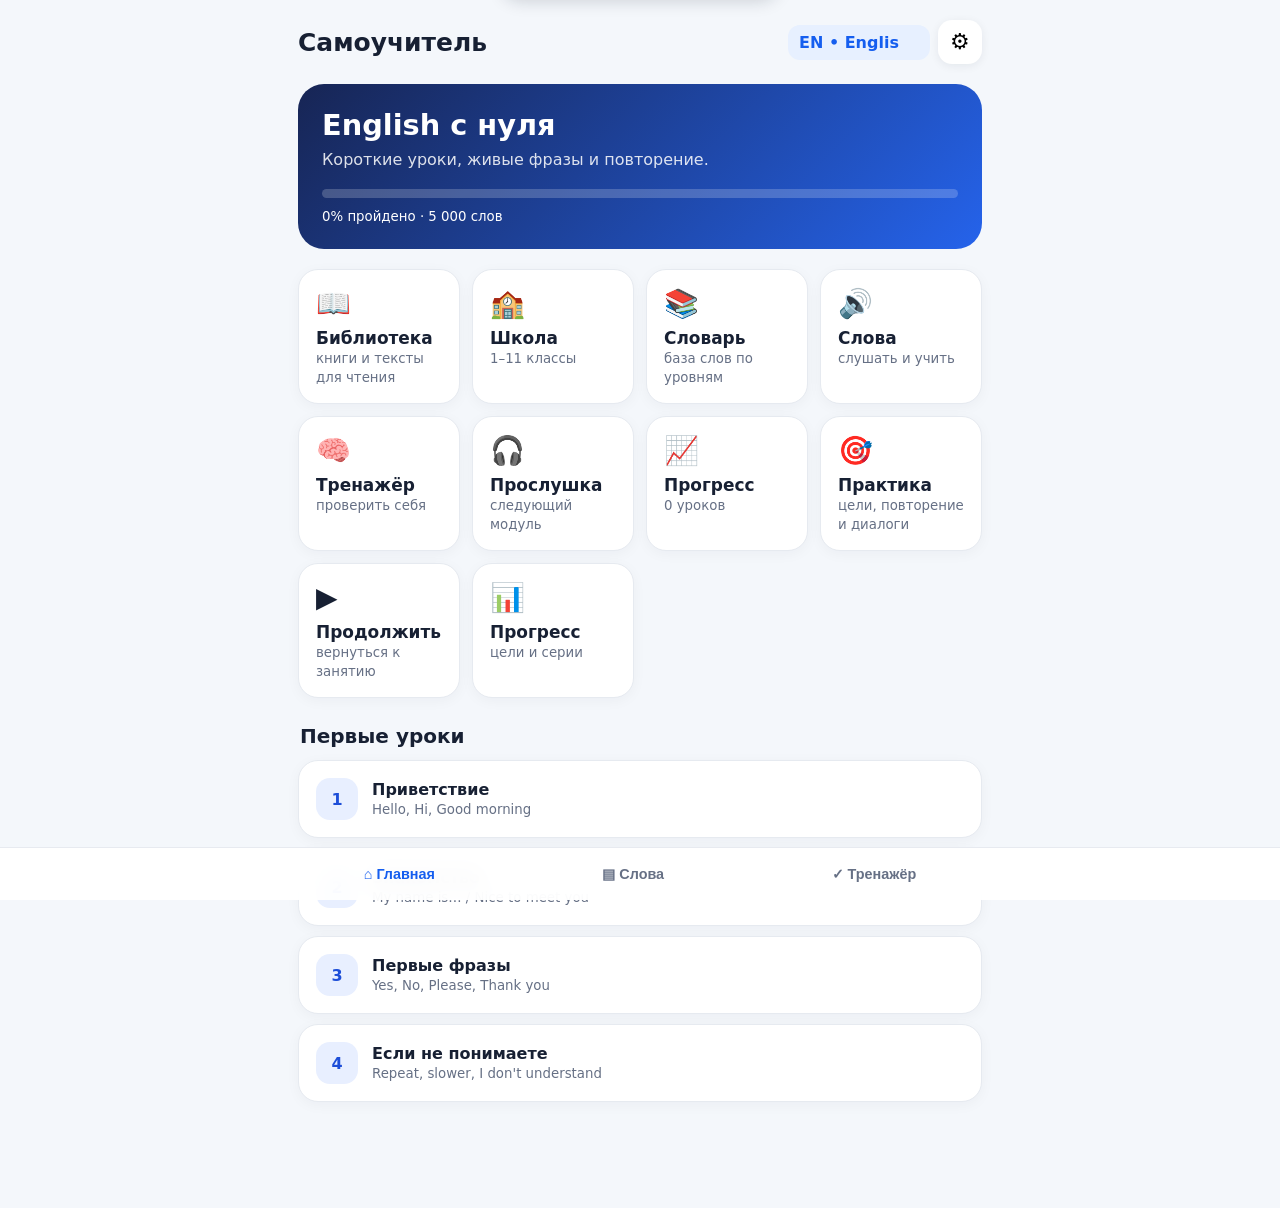
<file: index.html>
<!doctype html>
<html lang="ru"><head><meta charset="UTF-8"><meta name="viewport" content="width=device-width,initial-scale=1,viewport-fit=cover"><meta name="theme-color" content="#0b1220"><meta name="description" content="Самоучитель иностранных языков"><link rel="icon" type="image/png" href="./icon.png"><link rel="apple-touch-icon" href="./icon.png"><link rel="manifest" href="./manifest.webmanifest"><link rel="stylesheet" href="./styles.css?v=web-v28"><title>Самоучитель</title></head>
<body><div id="app"></div><script type="module" src="./app.js?v=web-v45"></script></body></html>
</file>
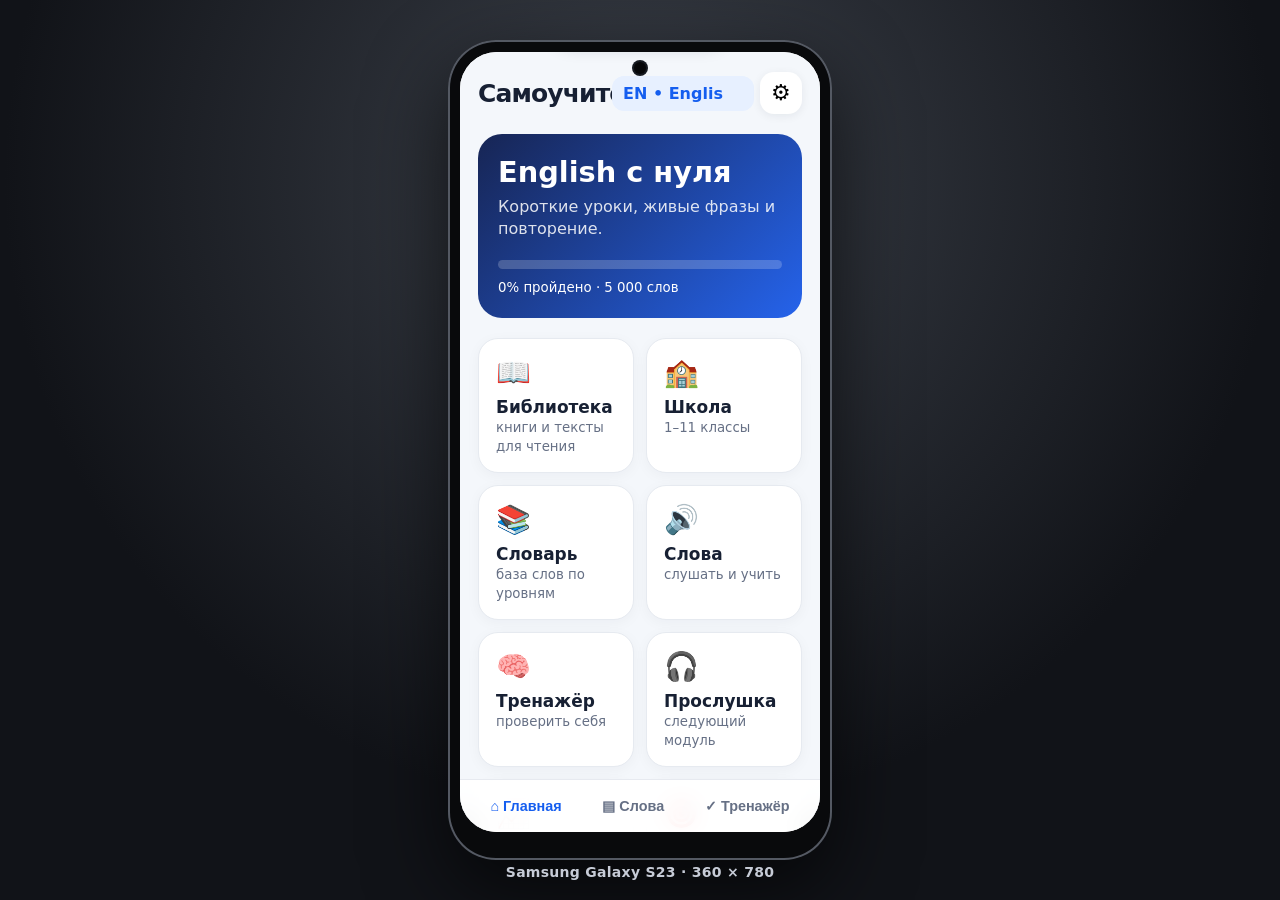
<file: phone-preview.html>
<!doctype html>
<html lang="ru">
<head>
  <meta charset="utf-8">
  <meta name="viewport" content="width=device-width,initial-scale=1">
  <title>Тест Samsung Galaxy S23 — Самоучитель</title>
  <style>
    * { box-sizing: border-box; }
    body {
      min-height: 100vh; margin: 0; display: grid; place-items: center;
      background: radial-gradient(circle at 50% 20%, #3b4049, #111318 66%);
      font-family: system-ui, sans-serif;
    }
    .phone {
      width: 384px; height: 820px; padding: 12px; position: relative;
      border-radius: 48px; background: #090a0c;
      box-shadow: 0 30px 80px #000a, inset 0 0 0 2px #545963;
    }
    .camera {
      position: absolute; z-index: 2; top: 22px; left: 50%; width: 12px; height: 12px;
      transform: translateX(-50%); border-radius: 50%; background: #060709;
      box-shadow: 0 0 0 2px #161a21;
    }
    iframe {
      width: 360px; height: 780px; border: 0; border-radius: 37px;
      background: #fff; overflow: hidden;
    }
    .label {
      position: fixed; bottom: 20px; color: #c7ccd7; font-weight: 700;
      font-size: 14px; letter-spacing: .02em;
    }
    @media (max-height: 860px), (max-width: 420px) {
      body { display: block; background: #090a0c; }
      .phone { transform-origin: top left; transform: scale(calc(min(100vw / 384, 100vh / 820))); }
      .label { display: none; }
    }
  </style>
</head>
<body>
  <main class="phone" aria-label="Samsung Galaxy S23">
    <i class="camera" aria-hidden="true"></i>
    <iframe src="/?preview=web-v13" title="Самоучитель — Samsung Galaxy S23"></iframe>
  </main>
  <div class="label">Samsung Galaxy S23 · 360 × 780</div>
</body>
</html>
</file>
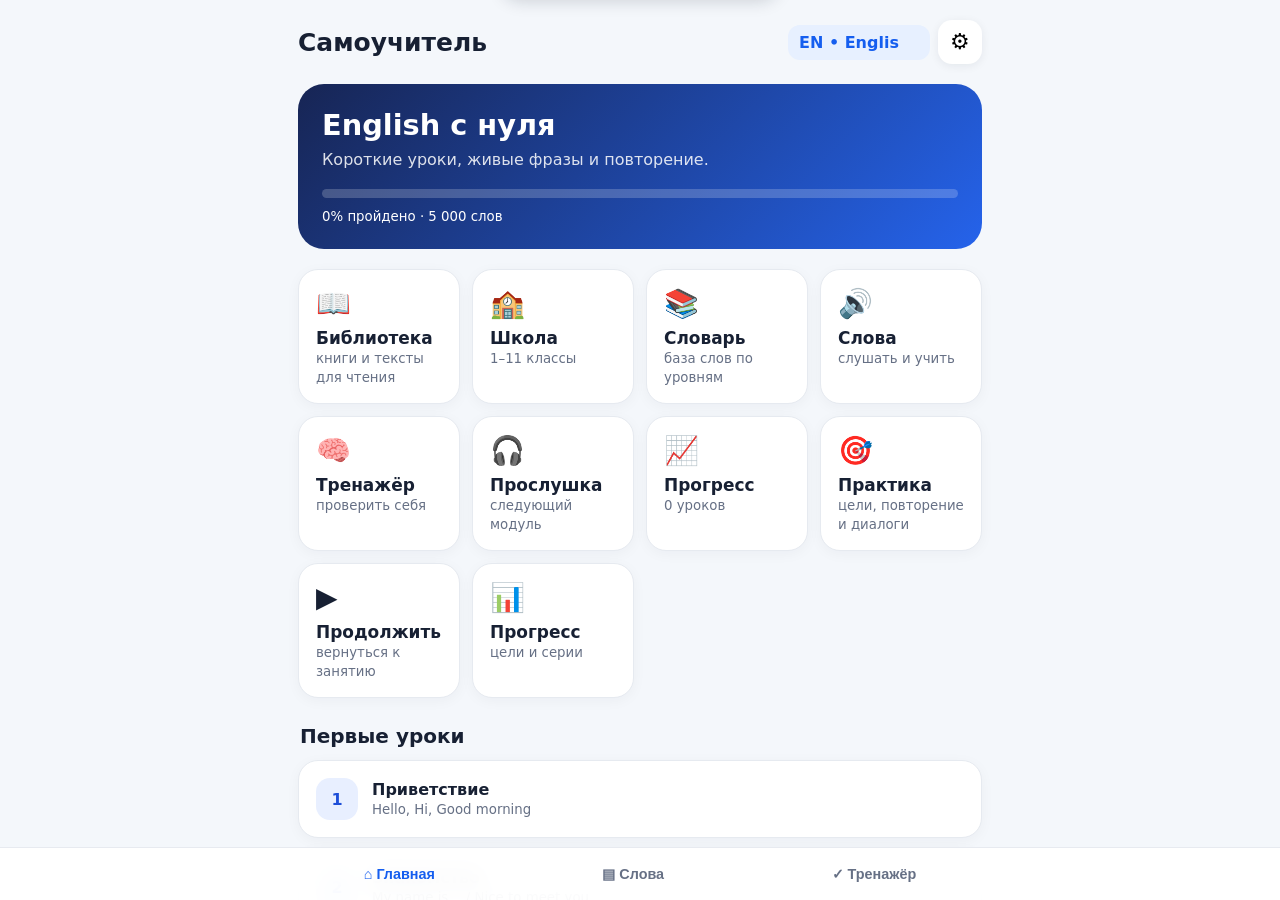
<file: repair.html>
<!doctype html>
<html lang="ru">
<meta charset="utf-8">
<meta name="viewport" content="width=device-width,initial-scale=1,viewport-fit=cover">
<meta name="theme-color" content="#0b1220">
<title>Обновление Самоучителя</title>
<style>body{margin:0;min-height:100vh;display:grid;place-items:center;background:#0b1220;color:#eef2ff;font:600 18px system-ui,sans-serif;text-align:center}.box{max-width:310px;padding:28px}.spin{width:36px;height:36px;margin:0 auto 18px;border:4px solid #31558d;border-top-color:#5b9cff;border-radius:50%;animation:r 1s linear infinite}@keyframes r{to{transform:rotate(360deg)}}small{display:block;color:#aeb9cc;margin-top:10px;font-weight:400}</style>
<main class="box"><div class="spin"></div><div>Обновляю Самоучитель…</div><small>Старая офлайн-копия будет заменена актуальной.</small></main>
<script>
(async()=>{try{const regs=await navigator.serviceWorker.getRegistrations();await Promise.all(regs.map(r=>r.unregister()));const keys=await caches.keys();await Promise.all(keys.map(k=>caches.delete(k)))}finally{location.replace('./?repaired='+Date.now())}})();
</script>
</html>
</file>
<file: styles.css>
:root {
  font-family:
    Inter,
    system-ui,
    -apple-system,
    sans-serif;
  color: #172033;
  background: #f4f7fb;
}
* {
  box-sizing: border-box;
}
body {
  margin: 0;
  background: #f4f7fb;
  color: #172033;
}
.app {
  max-width: 720px;
  margin: auto;
  min-height: 100vh;
  padding: 20px 18px 96px;
}
.top,
.topactions,
.pagehead {
  display: flex;
  justify-content: space-between;
  align-items: center;
}
.topactions {
  gap: 8px;
}
.brand {
  font-weight: 850;
  font-size: 1.56rem;
}
.badge {
  background: #e7f0ff;
  color: #155eef;
  padding: 7px 10px;
  border-radius: 12px;
  font-weight: 750;
}
.language-picker {
  appearance: none;
  border: 0;
  border-radius: 12px;
  background: #e7f0ff;
  color: #155eef;
  padding: 8px 30px 8px 11px;
  font: inherit;
  font-weight: 750;
  max-width: 142px;
}
.gear {
  border: 0;
  background: #fff;
  width: 44px;
  height: 44px;
  border-radius: 14px;
  font-size: 1.35rem;
  box-shadow: 0 2px 10px #0f172a12;
}
.hero {
  margin: 20px 0;
  background: linear-gradient(135deg, #172554, #2563eb);
  color: white;
  border-radius: 26px;
  padding: 24px;
}
.hero h1 {
  margin: 0 0 8px;
  font-size: 1.8rem;
}
.hero p {
  margin: 0;
  opacity: 0.85;
}
.progress {
  height: 9px;
  background: #ffffff33;
  border-radius: 20px;
  margin: 20px 0 8px;
  overflow: hidden;
}
.progress i {
  display: block;
  height: 100%;
  background: white;
}
.grid {
  display: grid;
  grid-template-columns: 1fr 1fr;
  gap: 12px;
}
.card,
.lesson,
.word,
.settings {
  background: white;
  border: 1px solid #e6eaf0;
  border-radius: 20px;
  padding: 17px;
  box-shadow: 0 3px 14px #0f172a0a;
}
.card b {
  display: block;
  font-size: 1.06rem;
  margin-top: 8px;
}
.icon {
  font-size: 1.75rem;
}
.section {
  display: flex;
  justify-content: space-between;
  margin: 26px 2px 12px;
}
.section h2 {
  font-size: 1.25rem;
  margin: 0;
}
.lesson {
  display: flex;
  align-items: center;
  gap: 14px;
  margin-bottom: 10px;
}
.num {
  min-width: 42px;
  height: 42px;
  border-radius: 14px;
  background: #e8efff;
  color: #1d4ed8;
  display: grid;
  place-items: center;
  font-weight: 800;
}
.muted,
.lesson small {
  color: #667085;
}
.btn {
  border: 0;
  background: #2563eb;
  color: white;
  border-radius: 14px;
  padding: 12px 16px;
  font-weight: 750;
}
.back {
  border: 0;
  background: white;
  color: inherit;
  border-radius: 12px;
  padding: 10px 13px;
  font-weight: 700;
}
.word {
  margin: 10px 0;
}
.wordline {
  display: flex;
  justify-content: space-between;
  gap: 10px;
  align-items: center;
}
.en {
  font-size: 1.31rem;
  font-weight: 800;
}
.pron {
  font-size: 0.92rem;
  color: #2563eb;
  margin: 2px 0 4px;
  font-family: Arial, sans-serif;
}
.ru {
  color: #475467;
}
.speaker {
  border: 0;
  background: #eef4ff;
  border-radius: 50%;
  min-width: 44px;
  width: 44px;
  height: 44px;
  font-size: 1.1rem;
}
.bottom {
  position: fixed;
  bottom: 0;
  left: 0;
  right: 0;
  background: #ffffffed;
  backdrop-filter: blur(12px);
  border-top: 1px solid #e7eaf0;
  padding: 10px;
}
.bottomin {
  max-width: 720px;
  margin: auto;
  display: flex;
  justify-content: space-around;
}
.nav {
  border: 0;
  background: transparent;
  font-weight: 700;
  color: #667085;
  padding: 8px;
  font-size: 0.9rem;
}
.nav.on {
  color: #155eef;
}
.answer {
  width: 100%;
  text-align: left;
}
.answer.ok {
  background: #dcfce7;
}
.answer.no {
  background: #fee2e2;
}
.settings {
  margin-top: 16px;
}
.settings h2 {
  font-size: 1.1rem;
}
.seg {
  display: grid;
  grid-template-columns: 1fr 1fr;
  gap: 8px;
}
.seg button,
.fontrow button {
  border: 1px solid #d7deea;
  background: #f8fafc;
  color: inherit;
  border-radius: 14px;
  padding: 13px;
  font-weight: 750;
}
.seg button.selected {
  background: #2563eb;
  color: #fff;
  border-color: #2563eb;
}
.fontrow {
  display: flex;
  justify-content: space-between;
  align-items: center;
}
.fontrow button {
  font-size: 1.1rem;
  min-width: 72px;
}
.settings input {
  width: 100%;
  margin: 20px 0;
}
html[data-theme="dark"] {
  color-scheme: dark;
}
html[data-theme="dark"] body {
  background: #0b1220;
  color: #eef2ff;
}
html[data-theme="dark"] .card,
html[data-theme="dark"] .lesson,
html[data-theme="dark"] .word,
html[data-theme="dark"] .settings,
html[data-theme="dark"] .gear,
html[data-theme="dark"] .back {
  background: #151e2f;
  border-color: #27334a;
}
html[data-theme="dark"] .ru,
html[data-theme="dark"] .muted,
html[data-theme="dark"] .lesson small {
  color: #aeb9cc;
}
html[data-theme="dark"] .bottom {
  background: #101827ed;
  border-color: #27334a;
}
html[data-theme="dark"] .speaker {
  background: #23304a;
  color: #fff;
}
html[data-theme="dark"] .seg button,
html[data-theme="dark"] .fontrow button {
  background: #1d293d;
  border-color: #34435c;
}
@media (min-width: 600px) {
  .grid {
    grid-template-columns: repeat(4, 1fr);
  }
}
.update-banner {
  position: fixed;
  z-index: 9999;
  left: 14px;
  right: 14px;
  top: max(14px, env(safe-area-inset-top));
  max-width: 692px;
  margin: auto;
  background: #172554;
  color: #fff;
  border-radius: 18px;
  padding: 14px 15px;
  display: flex;
  align-items: center;
  justify-content: space-between;
  gap: 12px;
  box-shadow: 0 12px 32px #0004;
}
.update-banner div {
  display: grid;
  gap: 2px;
}
.update-banner small {
  opacity: 0.8;
}
.update-banner button {
  border: 0;
  border-radius: 12px;
  background: #fff;
  color: #172554;
  padding: 10px 12px;
  font-weight: 800;
}
.dicttools {
  display: grid;
  grid-template-columns: 1fr 1.2fr;
  gap: 8px;
  margin: 12px 0;
}
.dicttools select,
.dicttools input {
  width: 100%;
  min-width: 0;
  border: 1px solid #d7deea;
  border-radius: 12px;
  padding: 11px;
  background: #fff;
  color: inherit;
}
.dictcount {
  font-size: 0.85rem;
  color: #667085;
  margin: 8px 2px;
}
.tablewrap {
  overflow: auto;
  border: 1px solid #e6eaf0;
  border-radius: 16px;
  background: #fff;
}
.dict {
  width: 100%;
  border-collapse: collapse;
  min-width: 560px;
  font-size: 0.9rem;
}
.dict th,
.dict td {
  padding: 11px 10px;
  border-bottom: 1px solid #edf0f4;
  text-align: left;
  vertical-align: middle;
}
.dict th {
  position: sticky;
  top: 0;
  background: #f8fafc;
  font-size: 0.78rem;
  color: #667085;
}
.mini-speaker {
  border: 0;
  border-radius: 10px;
  background: #eef4ff;
  width: 36px;
  height: 36px;
}
html[data-theme="dark"] .tablewrap,
html[data-theme="dark"] .dicttools select,
html[data-theme="dark"] .dicttools input {
  background: #151e2f;
  border-color: #27334a;
}
html[data-theme="dark"] .dict th {
  background: #101827;
  color: #aeb9cc;
}
html[data-theme="dark"] .dict td {
  border-color: #27334a;
}
@media (max-width: 430px) {
  .dicttools {
    grid-template-columns: 1fr;
  }
  .tablewrap {
    margin-left: -8px;
    margin-right: -8px;
  }
}
.flagcol {
  width: 58px;
  text-align: center !important;
}
.dictcheck {
  width: 22px;
  height: 22px;
  accent-color: #2563eb;
}
.wordplay {
  border: 0;
  background: transparent;
  color: inherit;
  font: inherit;
  font-weight: 800;
  padding: 8px 2px;
  text-align: left;
  cursor: pointer;
}
.wordplay:active {
  opacity: 0.55;
}
.dict tr.learned td {
  background: #effbf1;
}
html[data-theme="dark"] .dict tr.learned td {
  background: #173124;
}
.dict td {
  padding-top: 8px;
  padding-bottom: 8px;
}
.dict th {
  padding-top: 8px;
  padding-bottom: 8px;
}
.dictcheck {
  width: 20px;
  height: 20px;
}
.wordplay {
  padding: 3px 2px;
}
.mini-speaker {
  height: 30px;
}
.schoolgrid {
  display: grid;
  grid-template-columns: 1fr 1fr;
  gap: 10px;
}
.gradecard {
  display: grid;
  gap: 4px;
  border: 1px solid #e6eaf0;
  background: #fff;
  color: inherit;
  border-radius: 18px;
  padding: 16px;
  text-align: left;
}
.gradecard b {
  font-size: 1.1rem;
}
.gradecard small,
.schoollesson small {
  color: #667085;
}
.schoolunit,
.schoolbox {
  background: #fff;
  border: 1px solid #e6eaf0;
  border-radius: 20px;
  padding: 14px;
  margin: 12px 0;
}
.schoolunit h2 {
  font-size: 1.05rem;
  margin: 2px 0 8px;
}
.schoollesson {
  display: grid;
  gap: 3px;
  width: 100%;
  border: 0;
  border-top: 1px solid #edf0f4;
  background: transparent;
  color: inherit;
  text-align: left;
  padding: 11px 3px;
}
.schoolbox h2 {
  font-size: 1.05rem;
  margin: 18px 0 4px;
}
.schoolbox h2:first-child {
  margin-top: 0;
}
.schoolbox p {
  margin: 0;
  line-height: 1.5;
}
html[data-theme="dark"] .gradecard,
html[data-theme="dark"] .schoolunit,
html[data-theme="dark"] .schoolbox {
  background: #151e2f;
  border-color: #27334a;
}
html[data-theme="dark"] .schoollesson {
  border-color: #27334a;
}
html[data-theme="dark"] .gradecard small,
html[data-theme="dark"] .schoollesson small {
  color: #aeb9cc;
}
.schoollesson.real {
  display: flex;
  align-items: center;
  gap: 12px;
}
.schoollesson.real > span {
  display: grid;
  place-items: center;
  min-width: 36px;
  height: 36px;
  border-radius: 11px;
  background: #e8efff;
  color: #1d4ed8;
  font-weight: 800;
}
.schoollesson.real > div {
  display: grid;
  gap: 2px;
}
.schoolintro {
  font-size: 1.05rem;
  line-height: 1.5;
}
.schoolword,
.dialogue button {
  width: 100%;
  display: grid;
  grid-template-columns: 1fr 1fr 1.4fr;
  gap: 8px;
  align-items: center;
  border: 0;
  border-bottom: 1px solid #edf0f4;
  background: #fff;
  color: inherit;
  padding: 12px 8px;
  text-align: left;
}
.schoolword span,
.dialogue span {
  color: #2563eb;
}
.schoolword em,
.dialogue em {
  font-style: normal;
  color: #667085;
}
.dialogue {
  border: 1px solid #e6eaf0;
  border-radius: 16px;
  overflow: hidden;
}
.exercise {
  background: #fff;
  border: 1px solid #e6eaf0;
  border-radius: 16px;
  padding: 14px;
  margin: 9px 0;
}
.exercise p {
  margin: 6px 0 0;
  color: #667085;
  line-height: 1.45;
}
html[data-theme="dark"] .schoolword,
html[data-theme="dark"] .dialogue button,
html[data-theme="dark"] .exercise {
  background: #151e2f;
  border-color: #27334a;
}
html[data-theme="dark"] .schoolword em,
html[data-theme="dark"] .dialogue em,
html[data-theme="dark"] .exercise p {
  color: #aeb9cc;
}
.listen-selected {
  width: 100%;
  margin: 4px 0 12px;
}
.listen-selected:disabled {
  opacity: 0.45;
}
.drilltop {
  display: flex;
  justify-content: space-between;
  align-items: center;
}
.flashcard {
  min-height: 54vh;
  margin: 18px 0;
  display: flex;
  flex-direction: column;
  align-items: center;
  justify-content: center;
  text-align: center;
  background: #fff;
  border: 1px solid #e6eaf0;
  border-radius: 28px;
  padding: 28px;
  box-shadow: 0 10px 32px #0f172a12;
}
.flashen {
  font-size: 2.5rem;
  font-weight: 900;
}
.flashpron {
  display: block !important;
  visibility: visible !important;
  min-height: 1.35em;
  font-size: 1.35rem;
  color: #2563eb;
  margin: 10px 0;
}
.flashru {
  font-size: 1.5rem;
  margin: 8px 0 24px;
}
.flashcard small {
  color: #667085;
}
.drillcontrols {
  display: grid;
  grid-template-columns: 72px 1fr 72px;
  gap: 10px;
}
.drillcontrols .btn {
  font-size: 1.05rem;
}
.drillhint {
  text-align: center;
}
html[data-theme="dark"] .flashcard {
  background: #151e2f;
  border-color: #27334a;
}
.examples {
  width: 100%;
  margin-top: 22px;
  padding-top: 16px;
  border-top: 1px solid #e6eaf0;
  text-align: left;
}
.examples-title {
  font-weight: 800;
  margin-bottom: 7px;
}
.exampleline {
  display: block;
  width: 100%;
  border: 0;
  background: transparent;
  color: inherit;
  text-align: left;
  padding: 8px 4px;
  font-size: 0.98rem;
  line-height: 1.35;
}
.targetword {
  color: #dc2626;
  font-weight: 850;
}
html[data-theme="dark"] .examples {
  border-color: #27334a;
}
.exampleline {
  display: grid;
  gap: 3px;
  border-bottom: 1px solid #edf0f4 !important;
}
.exampleline:last-child {
  border-bottom: 0 !important;
}
.example-en {
  font-weight: 700;
}
.example-pron {
  color: #2563eb;
  font-size: 0.9em;
}
.example-ru {
  color: #667085;
  font-size: 0.92em;
}
html[data-theme="dark"] .exampleline {
  border-color: #27334a !important;
}
html[data-theme="dark"] .example-ru {
  color: #aeb9cc;
}
.drillcontrols.four {
  grid-template-columns: 64px 1fr 1fr 64px;
}
.reversebtn.active {
  background: #dc2626;
}
.flashcard.reverse .reverse-first {
  font-size: 2rem;
  font-weight: 800;
  margin-bottom: 24px;
}
.flashcard.reverse .flashen {
  font-size: 2rem;
}
@media (max-width: 430px) {
  .drillcontrols.four {
    grid-template-columns: 54px 1fr 1fr 54px;
    gap: 7px;
  }
  .drillcontrols.four .btn {
    padding: 11px 7px;
    font-size: 0.9rem;
  }
}
.dicttools {
  grid-template-columns: 1fr 1fr 1.2fr;
}
.mirror {
  margin-top: 3px;
  color: #2563eb;
  font-size: 0.8rem;
  font-weight: 700;
}
@media (max-width: 520px) {
  .dicttools {
    grid-template-columns: 1fr 1fr;
  }
  .dicttools #search {
    grid-column: 1/-1;
  }
}
.showlearned {
  display: flex;
  align-items: center;
  gap: 7px;
  font-size: 0.86rem;
  font-weight: 650;
  white-space: nowrap;
}
.showlearned input {
  width: 20px;
  height: 20px;
  accent-color: #2563eb;
}
@media (max-width: 520px) {
  .showlearned {
    grid-column: 1/-1;
  }
}
.drillcontrols.four {
  grid-template-columns: repeat(4, minmax(0, 1fr));
  gap: 8px;
}
.drillcontrols.four .playerbtn {
  min-width: 0;
  width: 100%;
  height: 56px;
  padding: 0;
  display: grid;
  place-items: center;
  font-size: 1.5rem;
  line-height: 1;
  border-radius: 16px;
}
@media (max-width: 430px) {
  .drillcontrols.four {
    grid-template-columns: repeat(4, minmax(0, 1fr));
    gap: 6px;
  }
  .drillcontrols.four .playerbtn {
    height: 52px;
    padding: 0;
    font-size: 1.35rem;
  }
}
.librarygrid {
  display: grid;
  grid-template-columns: 1fr 1fr;
  gap: 12px;
  margin-top: 16px;
}
.librarycard {
  background: #fff;
  border: 1px solid #e6eaf0;
  border-radius: 20px;
  padding: 18px;
  display: flex;
  gap: 13px;
  align-items: flex-start;
  box-shadow: 0 3px 14px #0f172a0a;
}
.librarycard b {
  display: block;
  margin: 2px 0 5px;
}
.librarycard small {
  display: block;
  color: #667085;
  line-height: 1.35;
}
html[data-theme="dark"] .librarycard {
  background: #151e2f;
  border-color: #27334a;
}
html[data-theme="dark"] .librarycard small {
  color: #aeb9cc;
}
@media (max-width: 430px) {
  .librarygrid {
    grid-template-columns: 1fr;
  }
}

.librarycard {
  width: 100%;
  color: inherit;
  text-align: left;
  font: inherit;
  cursor: pointer;
}
.librarylist {
  display: grid;
  gap: 10px;
}
.libraryitem {
  width: 100%;
  display: flex;
  align-items: center;
  gap: 13px;
  border: 1px solid #e6eaf0;
  background: #fff;
  color: inherit;
  border-radius: 18px;
  padding: 14px;
  text-align: left;
  font: inherit;
}
.libraryitem div {
  display: grid;
  gap: 3px;
}
.libraryitem small {
  color: #667085;
}
.reader {
  margin-top: 18px;
}
.readpara {
  position: relative;
  background: #fff;
  border: 1px solid #e6eaf0;
  border-radius: 18px;
  padding: 16px 62px 16px 17px;
  margin: 10px 0;
  line-height: 1.65;
}
.readpara p {
  margin: 0;
}
.readpara .speaker {
  position: absolute;
  right: 12px;
  top: 12px;
}
.dialogueline {
  width: 100%;
  display: grid;
  grid-template-columns: 110px 1fr 32px;
  gap: 10px;
  align-items: center;
  border: 0;
  border-bottom: 1px solid #edf0f4;
  background: #fff;
  color: inherit;
  padding: 14px 12px;
  text-align: left;
  font: inherit;
}
.dialogueline span {
  line-height: 1.45;
}
.dialogueline em {
  font-style: normal;
  color: #2563eb;
}
.reader .dialogueline:first-child {
  border-radius: 18px 18px 0 0;
}
.reader .dialogueline:last-child {
  border-radius: 0 0 18px 18px;
  border-bottom: 0;
}
html[data-theme="dark"] .libraryitem,
html[data-theme="dark"] .readpara,
html[data-theme="dark"] .dialogueline {
  background: #151e2f;
  border-color: #27334a;
}
html[data-theme="dark"] .libraryitem small {
  color: #aeb9cc;
}
@media (max-width: 430px) {
  .dialogueline {
    grid-template-columns: 82px 1fr 26px;
    padding: 12px 9px;
  }
  .readpara {
    padding-left: 14px;
  }
}

.spoken-word {
  border-radius: 0.22em;
  padding: 0 0.03em;
  transition: background-color 0.08s;
}
.spoken-word.active {
  background: transparent;
  color: var(--read-highlight-light);
}
html[data-theme="dark"] .spoken-word.active {
  background: transparent;
  color: var(--read-highlight-dark);
}
.colorrow {
  display: grid;
  grid-template-columns: 1fr 1fr;
  gap: 10px;
  margin: 8px 0 18px;
}
.colorrow label {
  display: flex;
  align-items: center;
  justify-content: space-between;
  gap: 10px;
  border: 1px solid #d7deea;
  border-radius: 14px;
  padding: 11px 12px;
  font-weight: 700;
}
.colorrow input[type="color"] {
  width: 46px;
  height: 34px;
  border: 0;
  padding: 0;
  background: transparent;
  cursor: pointer;
}
html[data-theme="dark"] .colorrow label {
  border-color: #34435c;
}
@media (max-width: 430px) {
  .colorrow {
    grid-template-columns: 1fr;
  }
}

/* Library: highlight only the word explicitly selected by the reader. */
.reader .spoken-word.active {
  background: transparent !important;
  color: inherit !important;
}
.reader .selectable-word {
  cursor: text;
  border-radius: 0.18em;
}
.reader .selectable-word.selected {
  background: var(--read-highlight-light);
}
html[data-theme="dark"] .reader .selectable-word.selected {
  background: var(--read-highlight-dark);
  color: #111;
}

.selectable-word {
  cursor: pointer;
  border-radius: 0.22em;
  padding: 0 0.02em;
  -webkit-tap-highlight-color: transparent;
}
.selectable-word.selected {
  background: var(--read-highlight-light);
}
html[data-theme="dark"] .selectable-word.selected {
  background: var(--read-highlight-dark);
  color: #111;
}
.wordtranslation {
  display: none;
  position: sticky;
  bottom: 78px;
  z-index: 20;
  margin-top: 18px;
  background: #fff;
  border: 1px solid #d7deea;
  border-radius: 18px;
  padding: 14px 16px;
  box-shadow: 0 10px 30px #0f172a24;
}
.wordtranslation.show {
  display: grid;
  grid-template-columns: auto 1fr;
  gap: 3px 14px;
  align-items: center;
}
.wordtranslation b {
  font-size: 1.18rem;
}
.wordtranslation .pron {
  grid-column: 1;
}
.wordtranslation strong {
  grid-column: 2;
  grid-row: 1/3;
  font-size: 1.05rem;
}
html[data-theme="dark"] .wordtranslation {
  background: #151e2f;
  border-color: #34435c;
}

.selected-letters {
  color: var(--read-highlight-light);
  font-weight: 800;
  background: transparent !important;
}
html[data-theme="dark"] .selected-letters {
  color: var(--read-highlight-dark);
  background: transparent !important;
}

.select-word {
  border-radius: 0.18em;
  padding: 0 0.02em;
}
.select-word.selected {
  background: var(--select-light);
}
html[data-theme="dark"] .select-word.selected {
  background: var(--select-dark);
  color: #fff;
}
.colorrow {
  display: grid;
  grid-template-columns: 1fr 1fr;
  gap: 10px;
  margin: 8px 0 18px;
}
.colorrow label {
  display: flex;
  align-items: center;
  justify-content: space-between;
  gap: 10px;
  border: 1px solid #d7deea;
  border-radius: 14px;
  padding: 11px 12px;
  font-weight: 700;
}
.colorrow input[type="color"] {
  width: 46px;
  height: 34px;
  border: 0;
  padding: 0;
  background: transparent;
}
html[data-theme="dark"] .colorrow label {
  border-color: #34435c;
}
@media (max-width: 430px) {
  .colorrow {
    grid-template-columns: 1fr;
  }
}

.word-translation {
  position: fixed;
  z-index: 9998;
  left: 0;
  right: 0;
  bottom: 0;
  display: none;
  align-items: center;
  justify-content: space-between;
  gap: 14px;
  padding: 18px 20px calc(18px + env(safe-area-inset-bottom));
  background: #fff;
  border-top: 1px solid #e6eaf0;
  box-shadow: 0 -8px 28px #0002;
}
.word-translation.show {
  display: flex;
}
.translation-only {
  font-size: 1.35rem;
  font-weight: 850;
  color: var(--select-light);
  line-height: 1.3;
}
.translation-close {
  border: 0;
  background: #eef2f7;
  color: #475467;
  width: 42px;
  height: 42px;
  border-radius: 50%;
  font-size: 1.5rem;
  flex: 0 0 auto;
}
html[data-theme="dark"] .word-translation {
  background: #111827;
  border-color: #27334a;
}
html[data-theme="dark"] .translation-only {
  color: var(--select-dark);
}
html[data-theme="dark"] .translation-close {
  background: #243044;
  color: #eef2ff;
}

/* Library native word selection: keep letters in original text color, remove blue fill. */
.reader ::selection {
  background: transparent;
  color: inherit;
}
.reader ::-moz-selection {
  background: transparent;
  color: inherit;
}

.library-translation {
  display: none;
  position: sticky;
  bottom: 76px;
  z-index: 30;
  margin: 14px 0 0;
  padding: 14px 18px;
  border-radius: 16px;
  background: #fff;
  border: 1px solid #d7deea;
  box-shadow: 0 8px 24px #0f172a22;
  font-size: 1.35rem;
  font-weight: 700;
  text-align: center;
}
.library-translation.show {
  display: block;
}
html[data-theme="dark"] .library-translation {
  background: #151e2f;
  border-color: #34435c;
  color: #f5f7fb;
}
.reader p,
.dialogueline span {
  -webkit-user-select: none;
  user-select: none;
}

.picked-word {
  color: var(--word-light);
  font-weight: inherit;
  background: transparent;
}
html[data-theme="dark"] .picked-word {
  color: var(--word-dark);
  background: transparent;
}

/* Translation uses the same chosen color as the selected source word. */
.library-translation {
  color: var(--word-light) !important;
}
html[data-theme="dark"] .library-translation {
  color: var(--word-dark) !important;
}

.sentence-reader {
  padding-right: 62px;
}
.sentence-pair {
  margin: 0 0 14px;
}
.sentence-pair > p {
  margin: 0 0 5px;
}
.sentence-translation {
  display: block;
  width: 100%;
  border: 0;
  background: transparent;
  text-align: left;
  padding: 2px 0;
  font: inherit;
  line-height: 1.45;
  cursor: pointer;
  transition:
    opacity 0.15s,
    color 0.15s;
}
.sentence-translation.dim {
  opacity: 0.34;
  color: inherit;
}
.sentence-translation.bright {
  opacity: 1;
  color: var(--word-light);
  font-weight: 600;
}
html[data-theme="dark"] .sentence-translation.bright {
  color: var(--word-dark);
}
.dialoguepair {
  margin-bottom: 10px;
}
.dialoguepair > .sentence-translation {
  padding: 6px 12px;
}

.reader-top {
  display: flex;
  align-items: center;
  justify-content: space-between;
  gap: 12px;
}
.bookmark-btn {
  border: 1px solid #d7deea;
  background: #fff;
  color: inherit;
  border-radius: 14px;
  padding: 10px 13px;
  font: inherit;
  font-weight: 700;
  cursor: pointer;
}
html[data-theme="dark"] .bookmark-btn {
  background: #151e2f;
  border-color: #34435c;
}

/* Keep Library reader navigation visible while scrolling. */
.reader-top {
  position: sticky;
  top: 0;
  z-index: 60;
  background: var(--bg, #f6f7fb);
  padding: 10px 0 8px;
  margin-top: -4px;
}
html[data-theme="dark"] .reader-top {
  background: #0b1220;
}

/* Library reader fixed header: stays attached to viewport, not document flow. */
.reader-top {
  position: fixed !important;
  top: 0 !important;
  left: 0 !important;
  right: 0 !important;
  z-index: 1000 !important;
  box-sizing: border-box;
  display: flex !important;
  align-items: center;
  justify-content: space-between;
  padding: 10px max(14px, calc((100vw - 760px) / 2 + 14px)) !important;
  margin: 0 !important;
  background: #f6f7fb !important;
  border-bottom: 1px solid #e5e9f0;
  box-shadow: 0 2px 10px #0f172a12;
}
html[data-theme="dark"] .reader-top {
  background: #0b1220 !important;
  border-bottom-color: #263248;
}
.reader-top + .lessonlabel {
  margin-top: 64px;
}

.reader-fixed-header {
  position: fixed;
  top: 0;
  left: 0;
  right: 0;
  z-index: 5000;
  box-sizing: border-box;
  display: flex;
  align-items: center;
  justify-content: space-between;
  padding: 10px max(14px, calc((100vw - 760px) / 2 + 14px));
  background: #f6f7fb;
  border-bottom: 1px solid #e5e9f0;
  box-shadow: 0 2px 10px #0f172a12;
}
.reader-fixed-header ~ #app .app {
  padding-top: 70px;
}
html[data-theme="dark"] .reader-fixed-header {
  background: #0b1220;
  border-bottom-color: #263248;
}

/* On Android WebView keep body stationary; scroll only the book content viewport. */
body.library-reading {
  overflow: hidden !important;
  height: 100vh !important;
}
.library-reading #app {
  position: fixed !important;
  top: 0 !important;
  left: 0 !important;
  right: 0 !important;
  bottom: 0 !important;
  overflow-y: auto !important;
  -webkit-overflow-scrolling: touch !important;
  padding-top: 58px !important;
}
.library-reading .reader-fixed-header {
  position: fixed !important;
  top: 0 !important;
  left: 0 !important;
  right: 0 !important;
  transform: none !important;
  z-index: 2147483647 !important;
}

/* Native Android/Chrome text selection is enabled for Library word translation. */
.reader p,
.dialogueline .dialogue-text {
  -webkit-user-select: text !important;
  user-select: text !important;
  -webkit-touch-callout: default !important;
}

/* Let Android/Chrome own selected-word translation UI. */
.google-native-field,
.library-translation.google-native-field {
  display: none !important;
}
.reader p,
.dialogueline .dialogue-text {
  -webkit-user-select: text !important;
  user-select: text !important;
  -webkit-touch-callout: default !important;
}

.reader p::selection,
.dialogueline .dialogue-text::selection {
  background: var(--native-selection, var(--word-light)) !important;
  color: inherit !important;
}
html[data-theme="dark"] .reader p::selection,
html[data-theme="dark"] .dialogueline .dialogue-text::selection {
  background: var(--native-selection, var(--word-dark)) !important;
  color: inherit !important;
}

/* Selected Library word: color letters only, never paint a selection block. */
.reader p::selection,
.dialogueline .dialogue-text::selection {
  background: transparent !important;
  color: var(--word-light) !important;
  text-shadow: none !important;
}
html[data-theme="dark"] .reader p::selection,
html[data-theme="dark"] .dialogueline .dialogue-text::selection {
  background: transparent !important;
  color: var(--word-dark) !important;
  text-shadow: none !important;
}

/* Native Google/Android translation selection: no custom word translation panel. */
.reader p,
.dialogueline .dialogue-text {
  -webkit-user-select: text !important;
  user-select: text !important;
  -webkit-touch-callout: default !important;
}

/* Bottom selected-word Google translation bar. */
#libraryWordTranslation.library-translation {
  display: none !important;
  position: fixed !important;
  left: 16px !important;
  right: 16px !important;
  bottom: 78px !important;
  z-index: 2147483646 !important;
  padding: 14px 18px !important;
  border-radius: 16px !important;
  background: #fff !important;
  border: 1px solid #d7deea !important;
  box-shadow: 0 8px 24px #0f172a33 !important;
  text-align: center !important;
  font-size: 1.35rem !important;
  font-weight: 700 !important;
  color: var(--word-light) !important;
}
#libraryWordTranslation.library-translation.show {
  display: block !important;
}
html[data-theme="dark"] #libraryWordTranslation.library-translation {
  background: #151e2f !important;
  border-color: #34435c !important;
  color: var(--word-dark) !important;
}

/* The tapped source word uses exactly the translation-bar colour. */
.reader .selectable-word.selected,
.selectable-word.selected {
  background: transparent !important;
  color: var(--word-light) !important;
  font-weight: 700;
}
html[data-theme="dark"] .reader .selectable-word.selected,
html[data-theme="dark"] .selectable-word.selected {
  background: transparent !important;
  color: var(--word-dark) !important;
}

/* Keep the home header and hero balanced on narrow phone screens. */
@media (max-width: 430px) {
  .top {
    gap: 8px;
    align-items: center;
  }
  .brand {
    min-width: 0;
    font-size: clamp(22px, 7vw, 25px);
    letter-spacing: -0.035em;
    white-space: nowrap;
  }
  .topactions {
    flex: 0 0 auto;
    gap: 6px;
  }
  .badge {
    padding: 7px 8px;
    font-size: 0.85rem;
    white-space: nowrap;
  }
  .gear {
    width: 42px;
    height: 42px;
    flex: 0 0 42px;
  }
  .hero {
    padding: 22px 20px;
    border-radius: 24px;
  }
  .hero h1 {
    font-size: clamp(27px, 8vw, 31px);
    line-height: 1.12;
  }
  .hero p {
    font-size: 1rem;
    line-height: 1.38;
  }
}

.studygrid {
  display: grid;
  grid-template-columns: 1fr 1fr;
  gap: 12px;
  margin-top: 16px;
}
.studycard,
.grammarcard,
.dialoguepractice {
  border: 1px solid #e6eaf0;
  background: #fff;
  color: inherit;
  border-radius: 18px;
  padding: 16px;
  text-align: left;
}
.studycard {
  min-height: 118px;
  display: grid;
  align-content: start;
  gap: 7px;
  font: inherit;
}
.studycard b {
  font-size: 1.05rem;
}
.studycard small {
  color: #667085;
  line-height: 1.35;
}
.answerinput {
  width: 100%;
  padding: 13px;
  margin: 14px 0;
  border: 1px solid #d7deea;
  border-radius: 12px;
  background: transparent;
  color: inherit;
  font: inherit;
}
.grammarcard,
.dialoguepractice {
  margin-top: 16px;
  line-height: 1.55;
}
.grammaranswer {
  display: block;
  width: 100%;
  margin: 9px 0;
  border: 1px solid #d7deea;
  background: transparent;
  color: inherit;
  border-radius: 12px;
  padding: 12px;
  text-align: left;
  font: inherit;
}
.grammaranswer.ok {
  background: #dcfce7;
  border-color: #22c55e;
}
.grammaranswer.no {
  background: #fee2e2;
  border-color: #ef4444;
}
html[data-theme="dark"] .studycard,
html[data-theme="dark"] .grammarcard,
html[data-theme="dark"] .dialoguepractice {
  background: #151e2f;
  border-color: #27334a;
}
html[data-theme="dark"] .studycard small {
  color: #aeb9cc;
}
html[data-theme="dark"] .grammaranswer,
html[data-theme="dark"] .answerinput {
  border-color: #34435c;
}
@media (max-width: 360px) {
  .studygrid {
    grid-template-columns: 1fr;
  }
}

.listen-selected,
.clear-drill {
  width: calc(50% - 6px) !important;
  margin: 4px 4px 12px 0 !important;
}
.clear-drill {
  background: #64748b !important;
}
.listen-selected + .clear-drill {
  margin-left: 8px !important;
  margin-right: 0 !important;
}
html[data-theme="dark"] .clear-drill {
  background: #475569 !important;
}
#pull-refresh {
  position: fixed;
  top: 8px;
  left: 50%;
  z-index: 9999;
  transform: translate(-50%, -140%);
  padding: 9px 14px;
  border-radius: 999px;
  background: #17233a;
  color: #fff;
  font-size: 0.84rem;
  font-weight: 700;
  box-shadow: 0 5px 18px #0f172a33;
  transition:
    transform 0.18s ease,
    background 0.18s ease;
  pointer-events: none;
}
#pull-refresh.show {
  transform: translate(-50%, 0);
}
#pull-refresh.armed {
  background: #2563eb;
}
.install-app {
  width: 100%;
  margin: 12px 0 4px;
  padding: 13px 16px;
  border: 1px solid #2563eb;
  border-radius: 15px;
  background: #eff6ff;
  color: #1d4ed8;
  font: inherit;
  font-weight: 800;
}
html[data-theme="dark"] .install-app {
  background: #15264b;
  color: #93c5fd;
  border-color: #3b82f6;
}
.voice-select {
  width: 100%;
  margin: 10px 0 2px;
  padding: 12px;
  border: 1px solid #d7deea;
  border-radius: 12px;
  background: #fff;
  color: inherit;
  font: inherit;
}
html[data-theme="dark"] .voice-select {
  background: #1d293d;
  border-color: #34435c;
}

/* Keep the two-column home sections centred on wider phone screens. */
@media (max-width: 599px) {
  .grid {
    grid-template-columns: repeat(2, minmax(0, 1fr));
    width: 100%;
    max-width: 332px;
    margin-inline: auto;
  }
}
.background-drill-card {
  width: 100%;
  margin-top: 10px;
}
</file>
